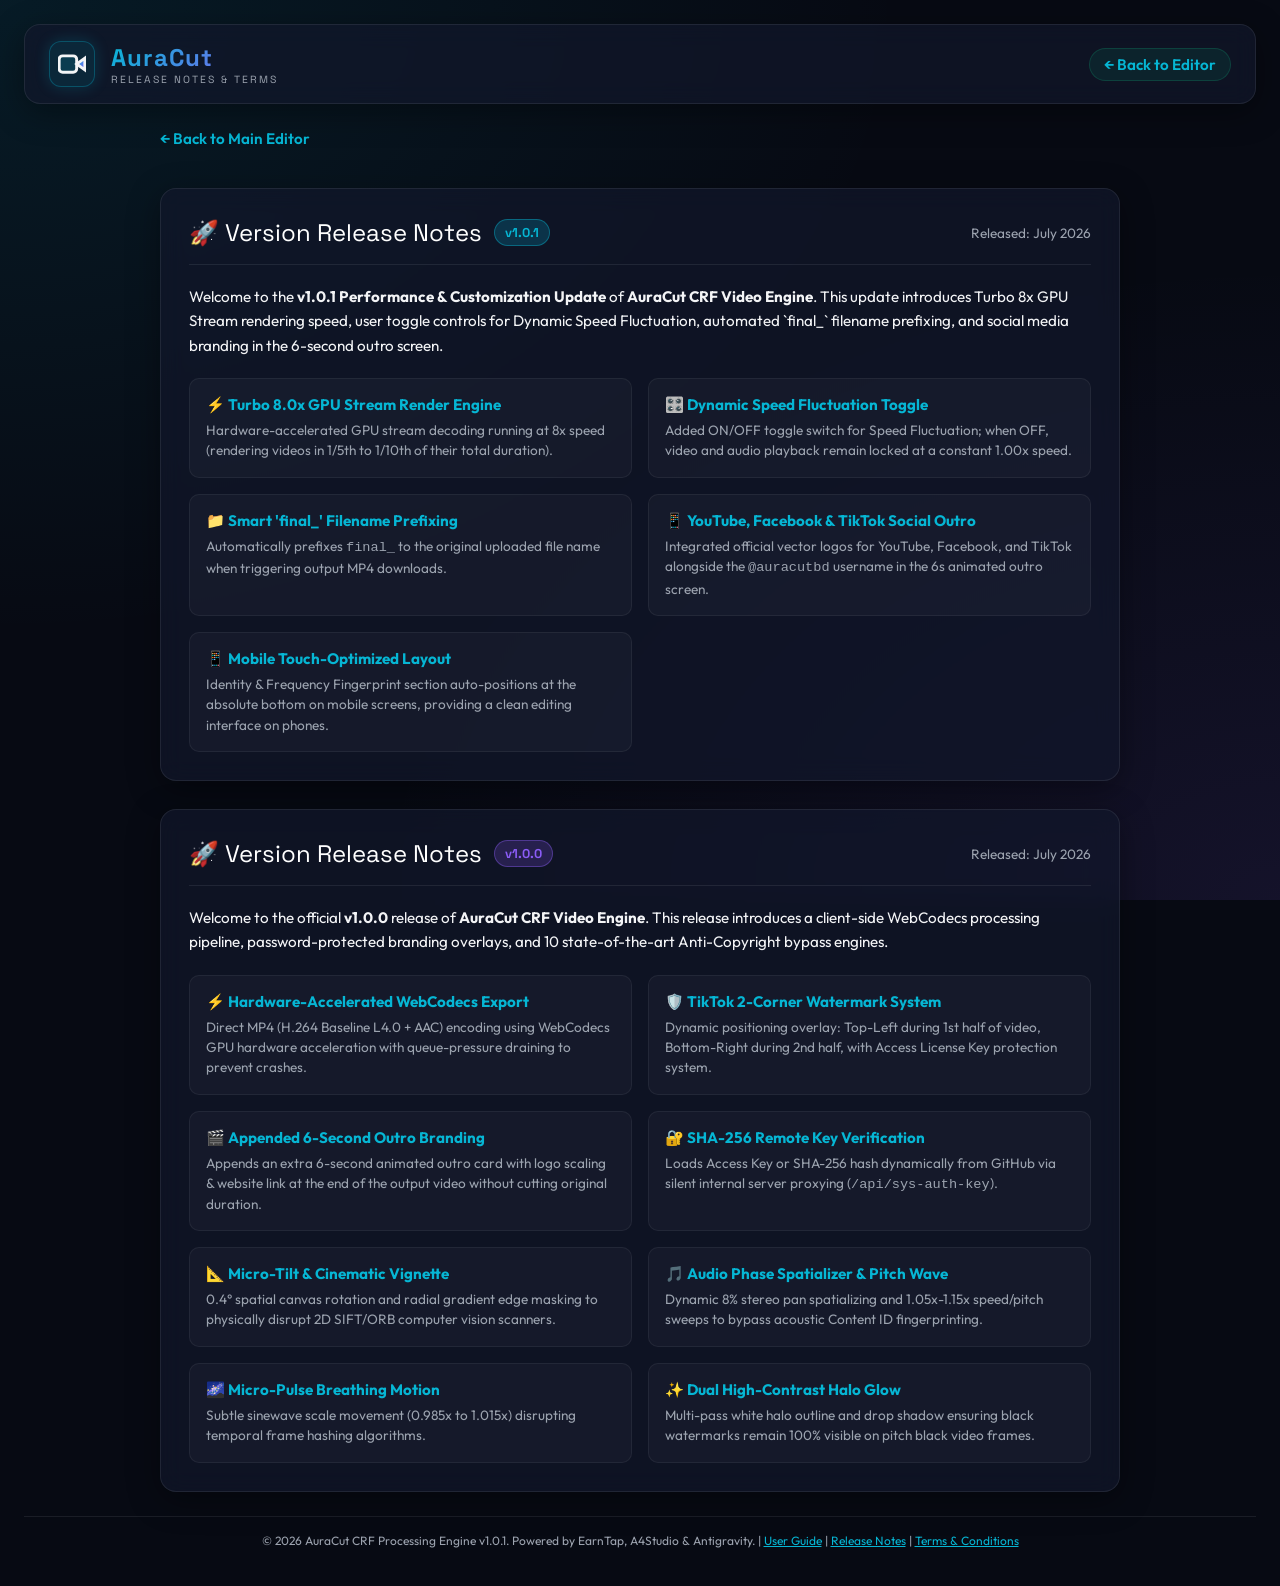
<file: changelog.html>
<!DOCTYPE html>
<html lang="en">
<head>
  <meta charset="UTF-8">
  <meta name="viewport" content="width=device-width, initial-scale=1.0">
  <title>Version Notes & Terms - AuraCut Engine</title>
  <link rel="preconnect" href="https://fonts.googleapis.com">
  <link rel="preconnect" href="https://fonts.gstatic.com" crossorigin>
  <link href="https://fonts.googleapis.com/css2?family=Outfit:wght@300;400;500;600;700&family=Space+Grotesk:wght@500;700&display=swap" rel="stylesheet">
  <link rel="stylesheet" href="style.css?v=1.3">
  <style>
    .docs-container {
      max-width: 960px;
      margin: 0 auto;
      display: flex;
      flex-direction: column;
      gap: 28px;
    }
    .back-nav {
      display: inline-flex;
      align-items: center;
      gap: 8px;
      color: var(--neon-cyan);
      text-decoration: none;
      font-weight: 600;
      font-size: 0.95rem;
      transition: all 0.2s ease;
      margin-bottom: 12px;
    }
    .back-nav:hover {
      color: #fff;
      transform: translateX(-4px);
    }
    .version-card {
      background: var(--bg-card);
      border: 1px solid var(--border-color);
      border-radius: 16px;
      padding: 28px;
      backdrop-filter: var(--glass-blur);
      box-shadow: var(--card-shadow);
    }
    .version-header {
      display: flex;
      align-items: center;
      justify-content: space-between;
      border-bottom: 1px solid var(--border-color);
      padding-bottom: 16px;
      margin-bottom: 20px;
    }
    .version-title {
      font-family: var(--font-display);
      font-size: 1.5rem;
      color: #fff;
      display: flex;
      align-items: center;
      gap: 12px;
    }
    .badge-v1 {
      background: rgba(139, 92, 246, 0.2);
      color: var(--neon-purple);
      border: 1px solid rgba(139, 92, 246, 0.4);
      padding: 4px 10px;
      border-radius: 20px;
      font-size: 0.8rem;
      font-weight: 700;
    }
    .feature-list {
      display: grid;
      grid-template-columns: 1fr;
      gap: 16px;
    }
    @media (min-width: 640px) {
      .feature-list {
        grid-template-columns: 1fr 1fr;
      }
    }
    .feature-item {
      background: rgba(255, 255, 255, 0.03);
      border: 1px solid rgba(255, 255, 255, 0.06);
      border-radius: 10px;
      padding: 16px;
    }
    .feature-item h4 {
      color: var(--neon-cyan);
      font-size: 0.95rem;
      margin-bottom: 6px;
      display: flex;
      align-items: center;
      gap: 6px;
    }
    .feature-item p {
      color: var(--color-text-muted);
      font-size: 0.85rem;
      line-height: 1.5;
    }
    .terms-section {
      background: var(--bg-card);
      border: 1px solid var(--border-color);
      border-radius: 16px;
      padding: 28px;
      backdrop-filter: var(--glass-blur);
    }
    .terms-section h3 {
      font-family: var(--font-display);
      font-size: 1.3rem;
      color: #fff;
      margin-bottom: 16px;
      display: flex;
      align-items: center;
      gap: 8px;
    }
    .terms-block {
      margin-bottom: 20px;
    }
    .terms-block h5 {
      color: var(--neon-orange);
      font-size: 0.95rem;
      margin-bottom: 6px;
    }
    .terms-block p {
      color: var(--color-text-muted);
      font-size: 0.88rem;
      line-height: 1.6;
    }
  </style>
</head>
<body>
  <div class="app-container">
    <header class="app-header">
      <div class="logo-area">
        <div class="logo-icon">
          <svg viewBox="0 0 24 24" width="28" height="28" fill="none" stroke="currentColor" stroke-width="2.5">
            <polygon points="23 7 16 12 23 17 23 7" fill="url(#neon-grad)"></polygon>
            <rect x="1" y="5" width="15" height="14" rx="3" ry="3" fill="rgba(6, 182, 212, 0.15)"></rect>
          </svg>
        </div>
        <div class="logo-text">
          <h1>AuraCut</h1>
          <span>RELEASE NOTES & TERMS</span>
        </div>
      </div>
      <div class="status-indicator">
        <a href="index.html" class="back-nav" style="margin:0;">← Back to Editor</a>
      </div>
    </header>

    <main class="docs-container">
      <div>
        <a href="index.html" class="back-nav">← Back to Main Editor</a>
      </div>

      <!-- Release Notes Card v1.0.1 -->
      <section class="version-card">
        <div class="version-header">
          <div class="version-title">
            <span>🚀 Version Release Notes</span>
            <span class="badge-v1" style="background: rgba(6, 182, 212, 0.2); color: var(--neon-cyan); border-color: rgba(6, 182, 212, 0.4);">v1.0.1</span>
          </div>
          <span style="color: var(--color-text-muted); font-size: 0.85rem;">Released: July 2026</span>
        </div>

        <p style="color: var(--color-text-main); font-size: 0.95rem; margin-bottom: 20px; line-height: 1.6;">
          Welcome to the <strong>v1.0.1 Performance & Customization Update</strong> of <strong>AuraCut CRF Video Engine</strong>. This update introduces Turbo 8x GPU Stream rendering speed, user toggle controls for Dynamic Speed Fluctuation, automated `final_` filename prefixing, and social media branding in the 6-second outro screen.
        </p>

        <div class="feature-list">
          <div class="feature-item">
            <h4>⚡ Turbo 8.0x GPU Stream Render Engine</h4>
            <p>Hardware-accelerated GPU stream decoding running at 8x speed (rendering videos in 1/5th to 1/10th of their total duration).</p>
          </div>

          <div class="feature-item">
            <h4>🎛️ Dynamic Speed Fluctuation Toggle</h4>
            <p>Added ON/OFF toggle switch for Speed Fluctuation; when OFF, video and audio playback remain locked at a constant 1.00x speed.</p>
          </div>

          <div class="feature-item">
            <h4>📁 Smart 'final_' Filename Prefixing</h4>
            <p>Automatically prefixes <code>final_</code> to the original uploaded file name when triggering output MP4 downloads.</p>
          </div>

          <div class="feature-item">
            <h4>📱 YouTube, Facebook & TikTok Social Outro</h4>
            <p>Integrated official vector logos for YouTube, Facebook, and TikTok alongside the <code>@auracutbd</code> username in the 6s animated outro screen.</p>
          </div>

          <div class="feature-item">
            <h4>📱 Mobile Touch-Optimized Layout</h4>
            <p>Identity & Frequency Fingerprint section auto-positions at the absolute bottom on mobile screens, providing a clean editing interface on phones.</p>
          </div>
        </div>
      </section>

      <!-- Release Notes Card v1.0.0 -->
      <section class="version-card">
        <div class="version-header">
          <div class="version-title">
            <span>🚀 Version Release Notes</span>
            <span class="badge-v1">v1.0.0</span>
          </div>
          <span style="color: var(--color-text-muted); font-size: 0.85rem;">Released: July 2026</span>
        </div>

        <p style="color: var(--color-text-main); font-size: 0.95rem; margin-bottom: 20px; line-height: 1.6;">
          Welcome to the official <strong>v1.0.0</strong> release of <strong>AuraCut CRF Video Engine</strong>. This release introduces a client-side WebCodecs processing pipeline, password-protected branding overlays, and 10 state-of-the-art Anti-Copyright bypass engines.
        </p>

        <div class="feature-list">
          <div class="feature-item">
            <h4>⚡ Hardware-Accelerated WebCodecs Export</h4>
            <p>Direct MP4 (H.264 Baseline L4.0 + AAC) encoding using WebCodecs GPU hardware acceleration with queue-pressure draining to prevent crashes.</p>
          </div>

          <div class="feature-item">
            <h4>🛡️ TikTok 2-Corner Watermark System</h4>
            <p>Dynamic positioning overlay: Top-Left during 1st half of video, Bottom-Right during 2nd half, with Access License Key protection system.</p>
          </div>

          <div class="feature-item">
            <h4>🎬 Appended 6-Second Outro Branding</h4>
            <p>Appends an extra 6-second animated outro card with logo scaling & website link at the end of the output video without cutting original duration.</p>
          </div>

          <div class="feature-item">
            <h4>🔐 SHA-256 Remote Key Verification</h4>
            <p>Loads Access Key or SHA-256 hash dynamically from GitHub via silent internal server proxying (<code>/api/sys-auth-key</code>).</p>
          </div>

          <div class="feature-item">
            <h4>📐 Micro-Tilt & Cinematic Vignette</h4>
            <p>0.4° spatial canvas rotation and radial gradient edge masking to physically disrupt 2D SIFT/ORB computer vision scanners.</p>
          </div>

          <div class="feature-item">
            <h4>🎵 Audio Phase Spatializer & Pitch Wave</h4>
            <p>Dynamic 8% stereo pan spatializing and 1.05x-1.15x speed/pitch sweeps to bypass acoustic Content ID fingerprinting.</p>
          </div>

          <div class="feature-item">
            <h4>🌌 Micro-Pulse Breathing Motion</h4>
            <p>Subtle sinewave scale movement (0.985x to 1.015x) disrupting temporal frame hashing algorithms.</p>
          </div>

          <div class="feature-item">
            <h4>✨ Dual High-Contrast Halo Glow</h4>
            <p>Multi-pass white halo outline and drop shadow ensuring black watermarks remain 100% visible on pitch black video frames.</p>
          </div>
        </div>
      </section>
    </main>

    <!-- Footer -->
    <footer class="app-footer">
      <p>&copy; 2026 AuraCut CRF Processing Engine v1.0.1. Powered by EarnTap, A4Studio & Antigravity. | <a href="guide.html" style="color: var(--neon-cyan); text-decoration: underline;">User Guide</a> | <a href="changelog.html" style="color: var(--neon-cyan); text-decoration: underline;">Release Notes</a> | <a href="terms.html" style="color: var(--neon-cyan); text-decoration: underline;">Terms & Conditions</a></p>
    </footer>
  </div>

  <svg style="position: absolute; width: 0; height: 0;">
    <defs>
      <linearGradient id="neon-grad" x1="0%" y1="0%" x2="100%" y2="100%">
        <stop offset="0%" stop-color="#06b6d4" />
        <stop offset="100%" stop-color="#8b5cf6" />
      </linearGradient>
    </defs>
  </svg>
</body>
</html>
</file>
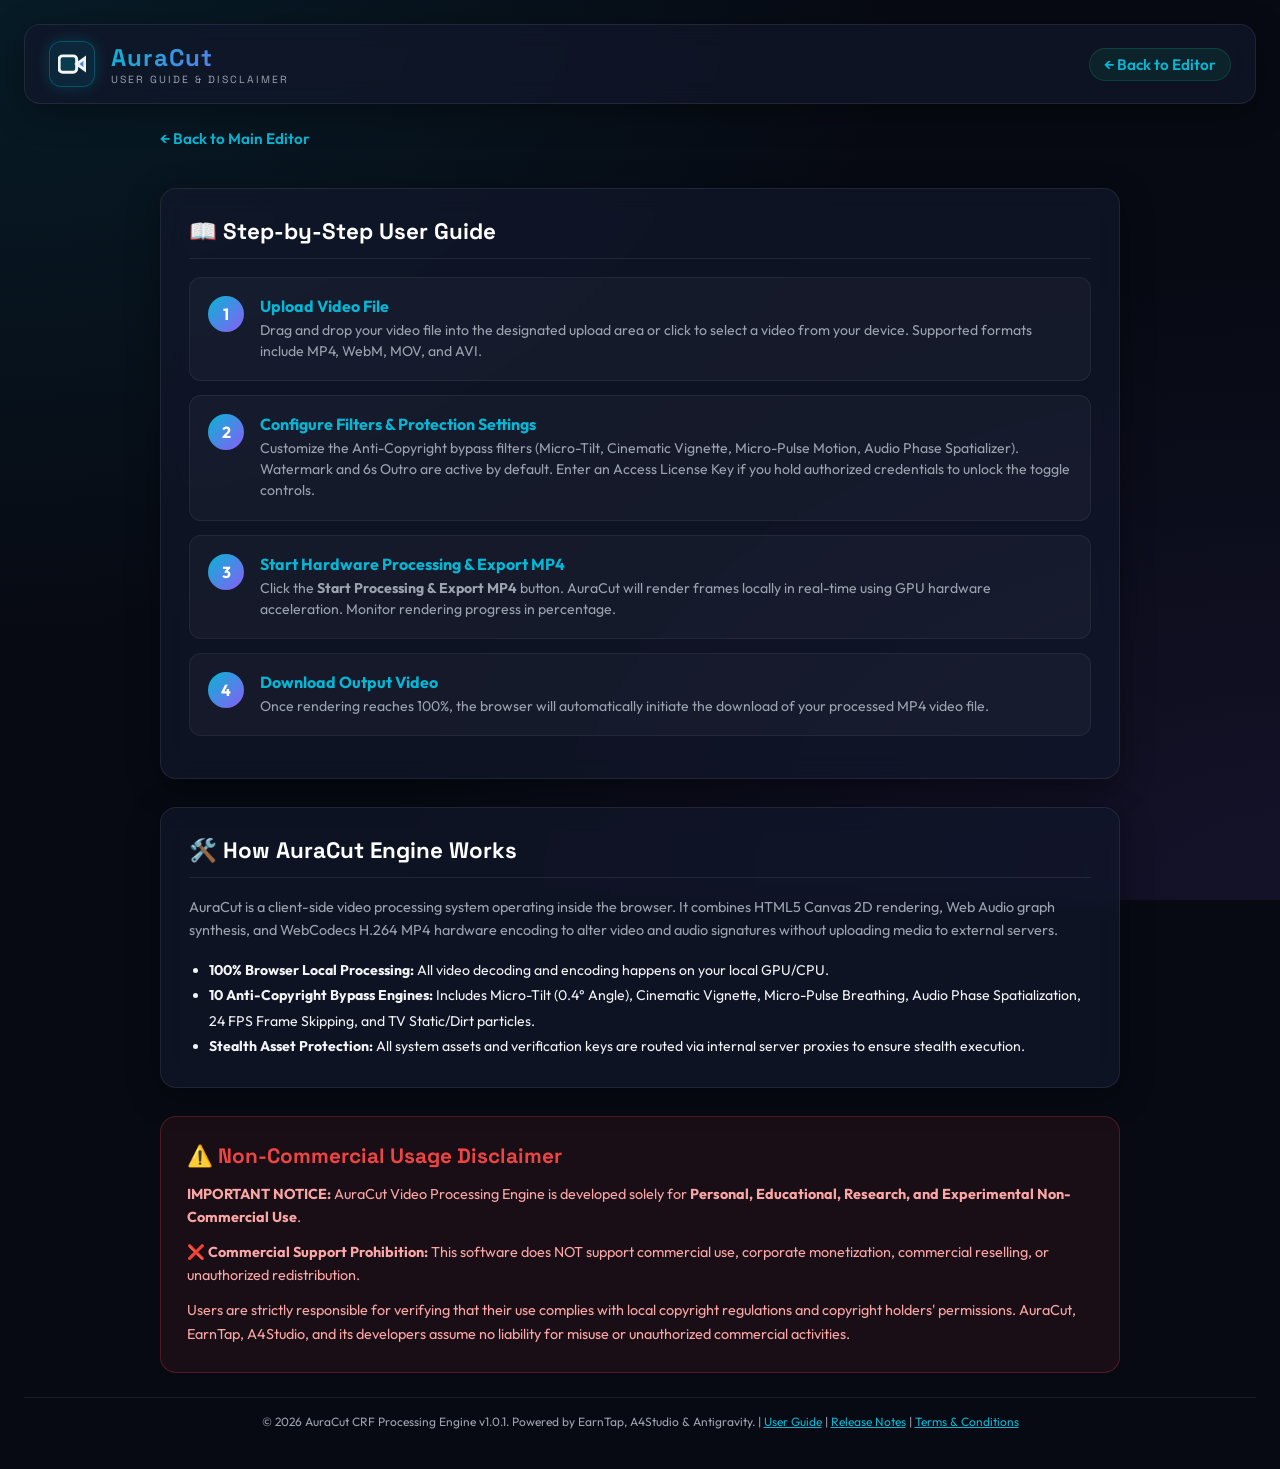
<file: guide.html>
<!DOCTYPE html>
<html lang="en">
<head>
  <meta charset="UTF-8">
  <meta name="viewport" content="width=device-width, initial-scale=1.0">
  <title>User Guide & Commercial Disclaimer - AuraCut Engine</title>
  <link rel="preconnect" href="https://fonts.googleapis.com">
  <link rel="preconnect" href="https://fonts.gstatic.com" crossorigin>
  <link href="https://fonts.googleapis.com/css2?family=Outfit:wght@300;400;500;600;700&family=Space+Grotesk:wght@500;700&display=swap" rel="stylesheet">
  <link rel="stylesheet" href="style.css?v=1.3">
  <style>
    .guide-container {
      max-width: 960px;
      margin: 0 auto;
      display: flex;
      flex-direction: column;
      gap: 28px;
    }
    .back-nav {
      display: inline-flex;
      align-items: center;
      gap: 8px;
      color: var(--neon-cyan);
      text-decoration: none;
      font-weight: 600;
      font-size: 0.95rem;
      transition: all 0.2s ease;
      margin-bottom: 12px;
    }
    .back-nav:hover {
      color: #fff;
      transform: translateX(-4px);
    }
    .guide-card {
      background: var(--bg-card);
      border: 1px solid var(--border-color);
      border-radius: 16px;
      padding: 28px;
      backdrop-filter: var(--glass-blur);
      box-shadow: var(--card-shadow);
    }
    .guide-card h3 {
      font-family: var(--font-display);
      font-size: 1.4rem;
      color: #fff;
      margin-bottom: 18px;
      display: flex;
      align-items: center;
      gap: 10px;
      border-bottom: 1px solid var(--border-color);
      padding-bottom: 12px;
    }
    .step-box {
      background: rgba(255, 255, 255, 0.03);
      border: 1px solid rgba(255, 255, 255, 0.06);
      border-radius: 12px;
      padding: 18px;
      margin-bottom: 14px;
      display: flex;
      gap: 16px;
      align-items: flex-start;
    }
    .step-num {
      background: var(--neon-gradient);
      color: #fff;
      width: 36px;
      height: 36px;
      border-radius: 50%;
      display: flex;
      align-items: center;
      justify-content: center;
      font-weight: 700;
      font-size: 1rem;
      flex-shrink: 0;
    }
    .step-content h4 {
      color: var(--neon-cyan);
      font-size: 1rem;
      margin-bottom: 4px;
    }
    .step-content p {
      color: var(--color-text-muted);
      font-size: 0.88rem;
      line-height: 1.5;
    }
    .disclaimer-card {
      background: rgba(239, 68, 68, 0.08);
      border: 1px solid rgba(239, 68, 68, 0.25);
      border-radius: 16px;
      padding: 26px;
    }
    .disclaimer-card h3 {
      color: var(--neon-red);
      font-family: var(--font-display);
      font-size: 1.3rem;
      margin-bottom: 14px;
      display: flex;
      align-items: center;
      gap: 10px;
    }
    .disclaimer-card p {
      color: #fca5a5;
      font-size: 0.9rem;
      line-height: 1.6;
    }
  </style>
</head>
<body>
  <div class="app-container">
    <header class="app-header">
      <div class="logo-area">
        <div class="logo-icon">
          <svg viewBox="0 0 24 24" width="28" height="28" fill="none" stroke="currentColor" stroke-width="2.5">
            <polygon points="23 7 16 12 23 17 23 7" fill="url(#neon-grad)"></polygon>
            <rect x="1" y="5" width="15" height="14" rx="3" ry="3" fill="rgba(6, 182, 212, 0.15)"></rect>
          </svg>
        </div>
        <div class="logo-text">
          <h1>AuraCut</h1>
          <span>USER GUIDE & DISCLAIMER</span>
        </div>
      </div>
      <div class="status-indicator">
        <a href="index.html" class="back-nav" style="margin:0;">← Back to Editor</a>
      </div>
    </header>

    <main class="guide-container">
      <div>
        <a href="index.html" class="back-nav">← Back to Main Editor</a>
      </div>

      <!-- How to Use Step-by-Step Guide -->
      <section class="guide-card">
        <h3>📖 Step-by-Step User Guide</h3>
        
        <div class="step-box">
          <div class="step-num">1</div>
          <div class="step-content">
            <h4>Upload Video File</h4>
            <p>Drag and drop your video file into the designated upload area or click to select a video from your device. Supported formats include MP4, WebM, MOV, and AVI.</p>
          </div>
        </div>

        <div class="step-box">
          <div class="step-num">2</div>
          <div class="step-content">
            <h4>Configure Filters & Protection Settings</h4>
            <p>Customize the Anti-Copyright bypass filters (Micro-Tilt, Cinematic Vignette, Micro-Pulse Motion, Audio Phase Spatializer). Watermark and 6s Outro are active by default. Enter an Access License Key if you hold authorized credentials to unlock the toggle controls.</p>
          </div>
        </div>

        <div class="step-box">
          <div class="step-num">3</div>
          <div class="step-content">
            <h4>Start Hardware Processing & Export MP4</h4>
            <p>Click the <strong>Start Processing & Export MP4</strong> button. AuraCut will render frames locally in real-time using GPU hardware acceleration. Monitor rendering progress in percentage.</p>
          </div>
        </div>

        <div class="step-box">
          <div class="step-num">4</div>
          <div class="step-content">
            <h4>Download Output Video</h4>
            <p>Once rendering reaches 100%, the browser will automatically initiate the download of your processed MP4 video file.</p>
          </div>
        </div>
      </section>

      <!-- Technical Architecture Overview -->
      <section class="guide-card">
        <h3>🛠️ How AuraCut Engine Works</h3>
        <p style="color: var(--color-text-muted); font-size: 0.9rem; line-height: 1.6; margin-bottom: 16px;">
          AuraCut is a client-side video processing system operating inside the browser. It combines HTML5 Canvas 2D rendering, Web Audio graph synthesis, and WebCodecs H.264 MP4 hardware encoding to alter video and audio signatures without uploading media to external servers.
        </p>
        <ul style="color: var(--color-text-main); font-size: 0.88rem; line-height: 1.8; padding-left: 20px;">
          <li><strong>100% Browser Local Processing:</strong> All video decoding and encoding happens on your local GPU/CPU.</li>
          <li><strong>10 Anti-Copyright Bypass Engines:</strong> Includes Micro-Tilt (0.4° Angle), Cinematic Vignette, Micro-Pulse Breathing, Audio Phase Spatialization, 24 FPS Frame Skipping, and TV Static/Dirt particles.</li>
          <li><strong>Stealth Asset Protection:</strong> All system assets and verification keys are routed via internal server proxies to ensure stealth execution.</li>
        </ul>
      </section>

      <!-- Non-Commercial Disclaimer Section -->
      <section class="disclaimer-card">
        <h3>⚠️ Non-Commercial Usage Disclaimer</h3>
        <p style="margin-bottom: 12px;">
          <strong>IMPORTANT NOTICE:</strong> AuraCut Video Processing Engine is developed solely for <strong>Personal, Educational, Research, and Experimental Non-Commercial Use</strong>.
        </p>
        <p style="margin-bottom: 12px;">
          ❌ <strong>Commercial Support Prohibition:</strong> This software does NOT support commercial use, corporate monetization, commercial reselling, or unauthorized redistribution.
        </p>
        <p>
          Users are strictly responsible for verifying that their use complies with local copyright regulations and copyright holders' permissions. AuraCut, EarnTap, A4Studio, and its developers assume no liability for misuse or unauthorized commercial activities.
        </p>
      </section>
    </main>

    <!-- Footer -->
    <footer class="app-footer">
      <p>&copy; 2026 AuraCut CRF Processing Engine v1.0.1. Powered by EarnTap, A4Studio & Antigravity. | <a href="guide.html" style="color: var(--neon-cyan); text-decoration: underline;">User Guide</a> | <a href="changelog.html" style="color: var(--neon-cyan); text-decoration: underline;">Release Notes</a> | <a href="terms.html" style="color: var(--neon-cyan); text-decoration: underline;">Terms & Conditions</a></p>
    </footer>
  </div>

  <svg style="position: absolute; width: 0; height: 0;">
    <defs>
      <linearGradient id="neon-grad" x1="0%" y1="0%" x2="100%" y2="100%">
        <stop offset="0%" stop-color="#06b6d4" />
        <stop offset="100%" stop-color="#8b5cf6" />
      </linearGradient>
    </defs>
  </svg>
</body>
</html>
</file>
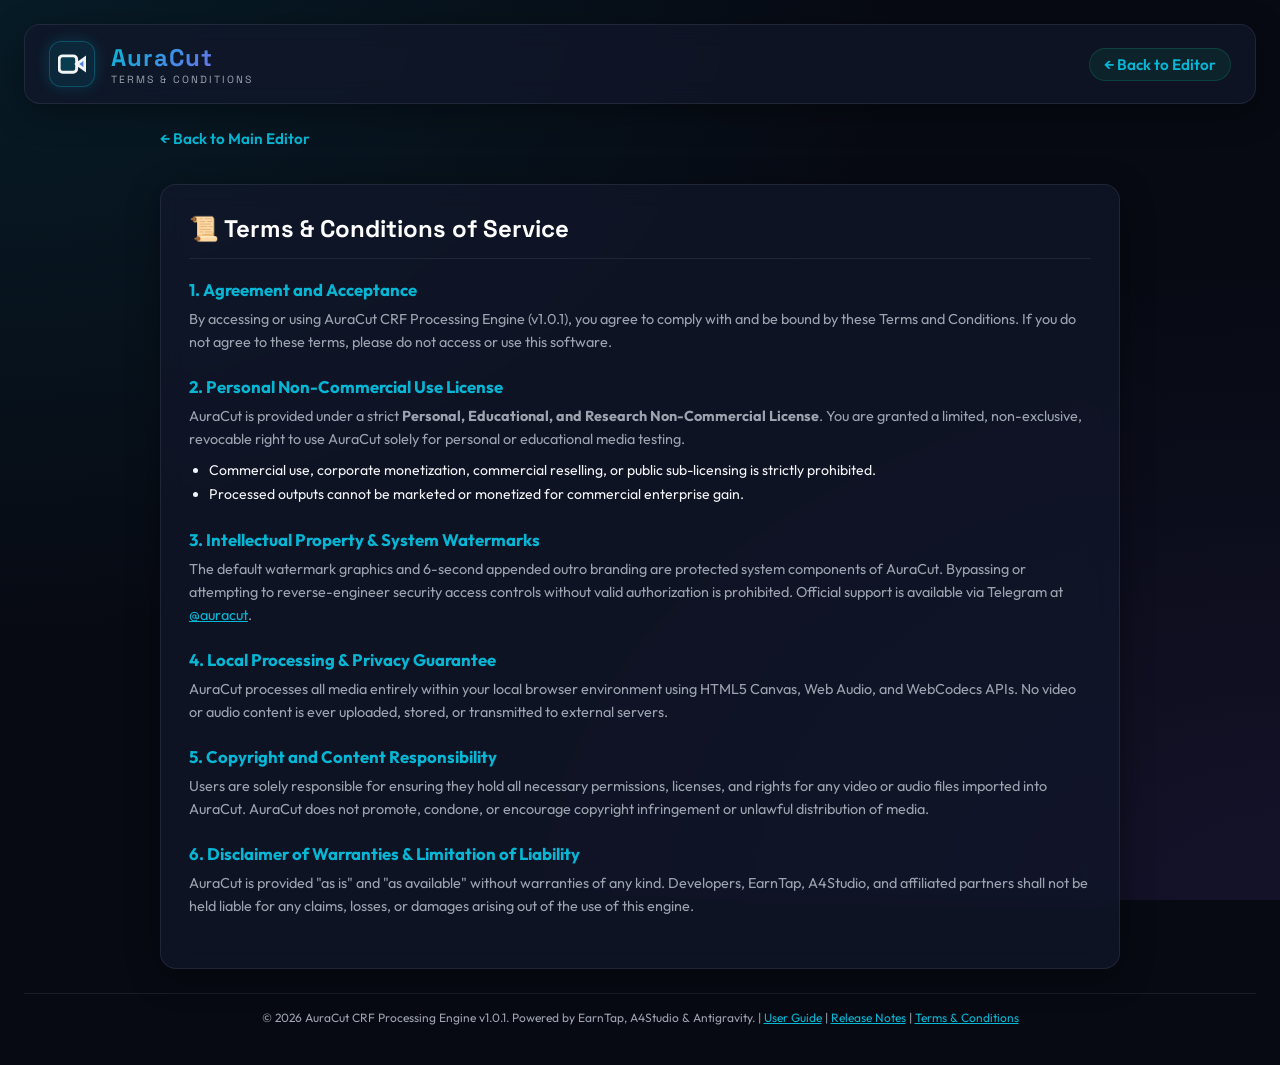
<file: terms.html>
<!DOCTYPE html>
<html lang="en">
<head>
  <meta charset="UTF-8">
  <meta name="viewport" content="width=device-width, initial-scale=1.0">
  <title>Terms & Conditions - AuraCut Engine</title>
  <link rel="preconnect" href="https://fonts.googleapis.com">
  <link rel="preconnect" href="https://fonts.gstatic.com" crossorigin>
  <link href="https://fonts.googleapis.com/css2?family=Outfit:wght@300;400;500;600;700&family=Space+Grotesk:wght@500;700&display=swap" rel="stylesheet">
  <link rel="stylesheet" href="style.css?v=1.4">
  <style>
    .docs-container {
      max-width: 960px;
      margin: 0 auto;
      display: flex;
      flex-direction: column;
      gap: 24px;
    }
    .back-nav {
      display: inline-flex;
      align-items: center;
      gap: 8px;
      color: var(--neon-cyan);
      text-decoration: none;
      font-weight: 600;
      font-size: 0.95rem;
      transition: all 0.2s ease;
      margin-bottom: 12px;
    }
    .back-nav:hover {
      color: #fff;
      transform: translateX(-4px);
    }
    .terms-card {
      background: var(--bg-card);
      border: 1px solid var(--border-color);
      border-radius: 16px;
      padding: 28px;
      backdrop-filter: var(--glass-blur);
      box-shadow: var(--card-shadow);
    }
    .terms-card h2 {
      font-family: var(--font-display);
      font-size: 1.5rem;
      color: #fff;
      margin-bottom: 20px;
      display: flex;
      align-items: center;
      gap: 12px;
      border-bottom: 1px solid var(--border-color);
      padding-bottom: 14px;
    }
    .terms-block {
      margin-bottom: 22px;
    }
    .terms-block h4 {
      color: var(--neon-cyan);
      font-size: 1.05rem;
      margin-bottom: 8px;
      display: flex;
      align-items: center;
      gap: 8px;
    }
    .terms-block p {
      color: var(--color-text-muted);
      font-size: 0.9rem;
      line-height: 1.6;
    }
    .terms-block ul {
      color: var(--color-text-main);
      font-size: 0.88rem;
      line-height: 1.7;
      padding-left: 20px;
      margin-top: 8px;
    }
    @media (max-width: 640px) {
      .terms-card {
        padding: 18px;
      }
      .terms-card h2 {
        font-size: 1.25rem;
      }
    }
  </style>
</head>
<body>
  <div class="app-container">
    <header class="app-header">
      <div class="logo-area">
        <div class="logo-icon">
          <svg viewBox="0 0 24 24" width="28" height="28" fill="none" stroke="currentColor" stroke-width="2.5">
            <polygon points="23 7 16 12 23 17 23 7" fill="url(#neon-grad)"></polygon>
            <rect x="1" y="5" width="15" height="14" rx="3" ry="3" fill="rgba(6, 182, 212, 0.15)"></rect>
          </svg>
        </div>
        <div class="logo-text">
          <h1>AuraCut</h1>
          <span>TERMS & CONDITIONS</span>
        </div>
      </div>
      <div class="status-indicator">
        <a href="index.html" class="back-nav" style="margin:0;">← Back to Editor</a>
      </div>
    </header>

    <main class="docs-container">
      <div>
        <a href="index.html" class="back-nav">← Back to Main Editor</a>
      </div>

      <section class="terms-card">
        <h2>📜 Terms & Conditions of Service</h2>

        <div class="terms-block">
          <h4>1. Agreement and Acceptance</h4>
          <p>By accessing or using AuraCut CRF Processing Engine (v1.0.1), you agree to comply with and be bound by these Terms and Conditions. If you do not agree to these terms, please do not access or use this software.</p>
        </div>

        <div class="terms-block">
          <h4>2. Personal Non-Commercial Use License</h4>
          <p>AuraCut is provided under a strict <strong>Personal, Educational, and Research Non-Commercial License</strong>. You are granted a limited, non-exclusive, revocable right to use AuraCut solely for personal or educational media testing.</p>
          <ul>
            <li>Commercial use, corporate monetization, commercial reselling, or public sub-licensing is strictly prohibited.</li>
            <li>Processed outputs cannot be marketed or monetized for commercial enterprise gain.</li>
          </ul>
        </div>

        <div class="terms-block">
          <h4>3. Intellectual Property & System Watermarks</h4>
          <p>The default watermark graphics and 6-second appended outro branding are protected system components of AuraCut. Bypassing or attempting to reverse-engineer security access controls without valid authorization is prohibited. Official support is available via Telegram at <a href="https://t.me/auracut" target="_blank" style="color: var(--neon-cyan); text-decoration: underline;">@auracut</a>.</p>
        </div>

        <div class="terms-block">
          <h4>4. Local Processing & Privacy Guarantee</h4>
          <p>AuraCut processes all media entirely within your local browser environment using HTML5 Canvas, Web Audio, and WebCodecs APIs. No video or audio content is ever uploaded, stored, or transmitted to external servers.</p>
        </div>

        <div class="terms-block">
          <h4>5. Copyright and Content Responsibility</h4>
          <p>Users are solely responsible for ensuring they hold all necessary permissions, licenses, and rights for any video or audio files imported into AuraCut. AuraCut does not promote, condone, or encourage copyright infringement or unlawful distribution of media.</p>
        </div>

        <div class="terms-block">
          <h4>6. Disclaimer of Warranties & Limitation of Liability</h4>
          <p>AuraCut is provided "as is" and "as available" without warranties of any kind. Developers, EarnTap, A4Studio, and affiliated partners shall not be held liable for any claims, losses, or damages arising out of the use of this engine.</p>
        </div>
      </section>
    </main>

    <!-- Footer -->
    <footer class="app-footer">
      <p>&copy; 2026 AuraCut CRF Processing Engine v1.0.1. Powered by EarnTap, A4Studio & Antigravity. | <a href="guide.html" style="color: var(--neon-cyan); text-decoration: underline;">User Guide</a> | <a href="changelog.html" style="color: var(--neon-cyan); text-decoration: underline;">Release Notes</a> | <a href="terms.html" style="color: var(--neon-cyan); text-decoration: underline;">Terms & Conditions</a></p>
    </footer>
  </div>

  <svg style="position: absolute; width: 0; height: 0;">
    <defs>
      <linearGradient id="neon-grad" x1="0%" y1="0%" x2="100%" y2="100%">
        <stop offset="0%" stop-color="#06b6d4" />
        <stop offset="100%" stop-color="#8b5cf6" />
      </linearGradient>
    </defs>
  </svg>
</body>
</html>
</file>
<file: style.css>
/* CSS Custom Properties for Unified Design System */
:root {
  --bg-primary: #070a13;
  --bg-secondary: #0f1423;
  --bg-card: rgba(18, 24, 43, 0.7);
  --border-color: rgba(255, 255, 255, 0.08);
  --border-glow: rgba(6, 182, 212, 0.2);
  
  --color-text-main: #f3f4f6;
  --color-text-muted: #9ca3af;
  
  --neon-cyan: #06b6d4;
  --neon-purple: #8b5cf6;
  --neon-green: #10b981;
  --neon-red: #ef4444;
  --neon-orange: #f59e0b;
  
  --neon-gradient: linear-gradient(135deg, var(--neon-cyan), var(--neon-purple));
  --card-shadow: 0 8px 32px 0 rgba(0, 0, 0, 0.37);
  --glass-blur: blur(12px);
  
  --font-display: 'Space Grotesk', sans-serif;
  --font-body: 'Outfit', sans-serif;
}

/* Reset and Core Styles */
* {
  box-sizing: border-box;
  margin: 0;
  padding: 0;
}

body {
  background-color: var(--bg-primary);
  color: var(--color-text-main);
  font-family: var(--font-body);
  min-height: 100vh;
  display: flex;
  flex-direction: column;
  overflow-x: hidden;
  background-image: 
    radial-gradient(at 0% 0%, rgba(6, 182, 212, 0.1) 0px, transparent 50%),
    radial-gradient(at 100% 100%, rgba(139, 92, 246, 0.1) 0px, transparent 50%);
  background-attachment: fixed;
}

/* App Container */
.app-container {
  max-width: 1400px;
  width: 100%;
  margin: 0 auto;
  padding: 24px;
  display: flex;
  flex-direction: column;
  min-height: 100vh;
  gap: 24px;
}

/* Header */
.app-header {
  display: flex;
  justify-content: space-between;
  align-items: center;
  padding: 16px 24px;
  background: var(--bg-card);
  border: 1px solid var(--border-color);
  border-radius: 16px;
  backdrop-filter: var(--glass-blur);
  box-shadow: var(--card-shadow);
}

.logo-area {
  display: flex;
  align-items: center;
  gap: 16px;
}

.logo-icon {
  display: flex;
  align-items: center;
  justify-content: center;
  background: rgba(6, 182, 212, 0.1);
  padding: 8px;
  border-radius: 12px;
  border: 1px solid rgba(6, 182, 212, 0.3);
  box-shadow: 0 0 15px rgba(6, 182, 212, 0.2);
}

.logo-text h1 {
  font-family: var(--font-display);
  font-size: 1.5rem;
  font-weight: 700;
  letter-spacing: 1px;
  background: var(--neon-gradient);
  -webkit-background-clip: text;
  -webkit-text-fill-color: transparent;
}

.logo-text span {
  font-family: var(--font-display);
  font-size: 0.65rem;
  letter-spacing: 2px;
  color: var(--color-text-muted);
  display: block;
}

.status-indicator {
  display: flex;
  align-items: center;
  gap: 8px;
  background: rgba(16, 185, 129, 0.1);
  padding: 6px 14px;
  border-radius: 20px;
  border: 1px solid rgba(16, 185, 129, 0.2);
}

.pulse-dot {
  width: 8px;
  height: 8px;
  border-radius: 50%;
  background-color: var(--neon-green);
  box-shadow: 0 0 10px var(--neon-green);
  animation: pulse 2s infinite;
}

.status-text {
  font-size: 0.8rem;
  font-weight: 600;
  color: #10b981;
}

/* Editor Layout Grid */
.editor-layout {
  display: grid;
  grid-template-columns: 1.4fr 1fr;
  gap: 24px;
  flex-grow: 1;
}

@media (max-width: 1024px) {
  .editor-layout {
    grid-template-columns: 1fr;
  }
}

/* Card Styling */
.card {
  background: var(--bg-card);
  border: 1px solid var(--border-color);
  border-radius: 20px;
  backdrop-filter: var(--glass-blur);
  box-shadow: var(--card-shadow);
  overflow: hidden;
  display: flex;
  flex-direction: column;
}

.card-header {
  padding: 20px 24px;
  border-bottom: 1px solid var(--border-color);
  display: flex;
  justify-content: space-between;
  align-items: center;
}

.card-header h2 {
  font-family: var(--font-display);
  font-size: 1.15rem;
  font-weight: 600;
  display: flex;
  align-items: center;
  gap: 10px;
}

.card-header .icon {
  font-size: 1.3rem;
}

.badge {
  font-size: 0.75rem;
  font-weight: 600;
  padding: 4px 10px;
  border-radius: 12px;
}

.preview-badge {
  background: rgba(6, 182, 212, 0.15);
  color: var(--neon-cyan);
  border: 1px solid rgba(6, 182, 212, 0.3);
}

.card-body {
  padding: 24px;
}

.flex-col {
  display: flex;
  flex-direction: column;
  gap: 24px;
}

.flex-grow {
  flex-grow: 1;
}

/* Left Panel: Preview Workspace */
.preview-panel {
  display: flex;
  flex-direction: column;
}

.video-workspace {
  background-color: rgba(5, 7, 14, 0.9);
  flex-grow: 1;
  position: relative;
  min-height: 400px;
  display: flex;
  align-items: center;
  justify-content: center;
  margin: 20px;
  border-radius: 12px;
  border: 1px dashed rgba(255, 255, 255, 0.1);
  overflow: hidden;
}

/* Upload Zone */
.upload-zone {
  display: flex;
  flex-direction: column;
  align-items: center;
  justify-content: center;
  text-align: center;
  padding: 40px;
  cursor: pointer;
  width: 100%;
  height: 100%;
  transition: all 0.3s ease;
}

.upload-zone:hover {
  background: rgba(6, 182, 212, 0.03);
  border-color: var(--neon-cyan);
}

.upload-graphic {
  color: var(--color-text-muted);
  margin-bottom: 20px;
  transition: transform 0.3s ease;
}

.upload-zone:hover .upload-graphic {
  transform: translateY(-8px);
  color: var(--neon-cyan);
  filter: drop-shadow(0 0 10px rgba(6, 182, 212, 0.4));
}

.upload-zone h3 {
  font-family: var(--font-display);
  font-size: 1.25rem;
  font-weight: 500;
  margin-bottom: 8px;
}

.upload-zone p {
  color: var(--color-text-muted);
  font-size: 0.85rem;
  margin-bottom: 24px;
}

/* Canvas Display */
.canvas-wrapper {
  position: relative;
  width: 100%;
  height: 100%;
  display: flex;
  align-items: center;
  justify-content: center;
}

#render-canvas {
  max-width: 100%;
  max-height: 100%;
  object-fit: contain;
  background: #000;
  box-shadow: 0 10px 40px rgba(0, 0, 0, 0.8);
}

.overlay-badge {
  position: absolute;
  top: 16px;
  left: 16px;
  background: rgba(0, 0, 0, 0.75);
  border: 1px solid var(--neon-cyan);
  color: var(--neon-cyan);
  padding: 6px 12px;
  border-radius: 8px;
  font-family: var(--font-display);
  font-size: 0.75rem;
  font-weight: 600;
  letter-spacing: 1px;
}

.render-status {
  box-shadow: 0 0 10px rgba(6, 182, 212, 0.2);
}

/* Media Controls Bar */
.media-controls {
  display: flex;
  align-items: center;
  gap: 16px;
  padding: 16px 20px;
  background: rgba(10, 14, 26, 0.85);
  border-top: 1px solid var(--border-color);
}

.btn-icon {
  background: none;
  border: none;
  color: var(--color-text-main);
  cursor: pointer;
  padding: 8px;
  border-radius: 50%;
  display: flex;
  align-items: center;
  justify-content: center;
  transition: all 0.2s ease;
}

.btn-icon:hover {
  background: rgba(255, 255, 255, 0.05);
  color: var(--neon-cyan);
  transform: scale(1.08);
}

.progress-container {
  display: flex;
  align-items: center;
  gap: 12px;
  flex-grow: 1;
}

.time-display {
  font-family: var(--font-display);
  font-size: 0.8rem;
  color: var(--color-text-muted);
  min-width: 45px;
}

.timeline {
  flex-grow: 1;
  height: 6px;
  background: rgba(255, 255, 255, 0.1);
  border-radius: 3px;
  position: relative;
  cursor: pointer;
}

.timeline-fill {
  position: absolute;
  left: 0;
  top: 0;
  height: 100%;
  width: 0%;
  background: var(--neon-gradient);
  border-radius: 3px;
  box-shadow: 0 0 10px rgba(6, 182, 212, 0.5);
}

/* Right Panel: Settings and Actions */
.setting-group {
  margin-bottom: 24px;
}

.setting-group:last-child {
  margin-bottom: 0;
}

.setting-header {
  display: flex;
  justify-content: space-between;
  align-items: center;
  margin-bottom: 10px;
}

.setting-header label {
  font-weight: 500;
  font-size: 0.95rem;
  color: var(--color-text-main);
}

.setting-value {
  font-family: var(--font-display);
  font-size: 0.85rem;
  font-weight: 600;
  color: var(--neon-cyan);
  background: rgba(6, 182, 212, 0.1);
  padding: 3px 8px;
  border-radius: 6px;
  border: 1px solid rgba(6, 182, 212, 0.15);
}

.range-info {
  font-size: 0.75rem;
  color: var(--color-text-muted);
  margin-top: 6px;
}

/* Custom Sliders */
.custom-slider {
  -webkit-appearance: none;
  width: 100%;
  height: 6px;
  background: rgba(255, 255, 255, 0.08);
  border-radius: 3px;
  outline: none;
}

.custom-slider::-webkit-slider-thumb {
  -webkit-appearance: none;
  appearance: none;
  width: 16px;
  height: 16px;
  border-radius: 50%;
  background: var(--neon-cyan);
  border: 2px solid #fff;
  cursor: pointer;
  box-shadow: 0 0 10px rgba(6, 182, 212, 0.8);
  transition: transform 0.1s ease;
}

.custom-slider::-webkit-slider-thumb:hover {
  transform: scale(1.2);
}

/* Color Preview Bar */
.color-preview-bar {
  display: flex;
  align-items: center;
  gap: 12px;
  margin-top: 8px;
  padding: 8px 12px;
  background: rgba(0, 0, 0, 0.2);
  border-radius: 8px;
  border: 1px solid var(--border-color);
}

.color-dot {
  width: 10px;
  height: 10px;
  border-radius: 50%;
}

.color-dot.red { background-color: var(--neon-red); box-shadow: 0 0 8px var(--neon-red); }
.color-dot.green { background-color: var(--neon-green); box-shadow: 0 0 8px var(--neon-green); }
.color-dot.blue { background-color: #3b82f6; box-shadow: 0 0 8px #3b82f6; }

.shift-formula {
  font-family: var(--font-display);
  font-size: 0.75rem;
  color: var(--color-text-muted);
}

/* Speed Graph */
.graph-card {
  display: flex;
  flex-direction: column;
  min-height: 200px;
}

.speed-indicator-badge {
  font-family: var(--font-display);
  font-size: 0.85rem;
  font-weight: 700;
  background: rgba(16, 185, 129, 0.1);
  color: var(--neon-green);
  border: 1px solid rgba(16, 185, 129, 0.3);
  padding: 4px 10px;
  border-radius: 8px;
  box-shadow: 0 0 10px rgba(16, 185, 129, 0.1);
}

.graph-container {
  flex-grow: 1;
  position: relative;
  min-height: 150px;
  margin: 10px 20px 20px 20px;
}

#speed-graph {
  position: absolute;
  top: 0;
  left: 0;
  width: 100%;
  height: 100%;
  display: block;
}

/* Action and Buttons */
.file-details {
  background: rgba(255, 255, 255, 0.02);
  border: 1px solid var(--border-color);
  border-radius: 12px;
  padding: 12px;
  margin-bottom: 16px;
}

.detail-row {
  display: flex;
  justify-content: space-between;
  font-size: 0.8rem;
  margin-bottom: 6px;
}

.detail-row:last-child {
  margin-bottom: 0;
}

.detail-row .lbl {
  color: var(--color-text-muted);
}

.detail-row .val {
  font-weight: 500;
  max-width: 200px;
}

.truncate {
  white-space: nowrap;
  overflow: hidden;
  text-overflow: ellipsis;
}

/* Buttons */
.btn {
  font-family: var(--font-display);
  font-weight: 600;
  font-size: 0.95rem;
  padding: 14px 28px;
  border-radius: 12px;
  border: none;
  cursor: pointer;
  display: inline-flex;
  align-items: center;
  justify-content: center;
  gap: 8px;
  transition: all 0.3s cubic-bezier(0.4, 0, 0.2, 1);
  text-decoration: none;
}

.btn-block {
  display: flex;
  width: 100%;
}

.btn-primary {
  background: var(--neon-gradient);
  color: white;
  position: relative;
  overflow: hidden;
  box-shadow: 0 4px 15px rgba(6, 182, 212, 0.4);
}

.btn-primary:hover:not(:disabled) {
  transform: translateY(-2px);
  box-shadow: 0 6px 20px rgba(6, 182, 212, 0.6);
}

.btn-primary:active:not(:disabled) {
  transform: translateY(0);
}

.btn-primary:disabled {
  background: rgba(255, 255, 255, 0.05);
  color: var(--color-text-muted);
  cursor: not-allowed;
  box-shadow: none;
}

.glow-btn .btn-glow {
  position: absolute;
  top: 0;
  left: 0;
  width: 100%;
  height: 100%;
  background: radial-gradient(circle, rgba(255,255,255,0.15) 0%, transparent 60%);
  opacity: 0;
  transition: opacity 0.3s ease;
}

.glow-btn:hover .btn-glow {
  opacity: 1;
}

.btn-secondary {
  background: rgba(255, 255, 255, 0.05);
  color: var(--color-text-main);
  border: 1px solid var(--border-color);
}

.btn-secondary:hover {
  background: rgba(255, 255, 255, 0.1);
  border-color: rgba(255, 255, 255, 0.2);
}

.btn-success {
  background: linear-gradient(135deg, #10b981, #059669);
  color: white;
  box-shadow: 0 4px 15px rgba(16, 185, 129, 0.4);
  animation: pulse-border 2s infinite;
}

.btn-success:hover {
  transform: translateY(-2px);
  box-shadow: 0 6px 20px rgba(16, 185, 129, 0.6);
}

/* Processing Loader Overlay */
.processing-loader {
  position: absolute;
  top: 0;
  left: 0;
  width: 100%;
  height: 100%;
  background: rgba(7, 10, 19, 0.9);
  display: flex;
  flex-direction: column;
  align-items: center;
  justify-content: center;
  z-index: 10;
  gap: 16px;
}

.spinner {
  width: 50px;
  height: 50px;
  border: 3px solid rgba(6, 182, 212, 0.15);
  border-top-color: var(--neon-cyan);
  border-radius: 50%;
  animation: spin 1s infinite linear;
}

.loader-text {
  font-family: var(--font-display);
  font-weight: 500;
  font-size: 1.1rem;
}

.loader-percentage {
  font-family: var(--font-display);
  font-size: 2rem;
  font-weight: 700;
  background: var(--neon-gradient);
  -webkit-background-clip: text;
  -webkit-text-fill-color: transparent;
}

/* Download & success state */
.download-section {
  margin-top: 16px;
  animation: fadeIn 0.4s ease;
}

.success-message {
  display: flex;
  align-items: center;
  gap: 8px;
  color: var(--neon-green);
  font-size: 0.9rem;
  font-weight: 600;
  margin-bottom: 12px;
  justify-content: center;
}

/* Footer Styling */
.app-footer {
  text-align: center;
  padding: 16px;
  border-top: 1px solid var(--border-color);
  color: var(--color-text-muted);
  font-size: 0.75rem;
}

/* Keyframes and Animations */
@keyframes pulse {
  0% {
    transform: scale(0.95);
    box-shadow: 0 0 0 0 rgba(16, 185, 129, 0.7);
  }
  70% {
    transform: scale(1);
    box-shadow: 0 0 0 8px rgba(16, 185, 129, 0);
  }
  100% {
    transform: scale(0.95);
    box-shadow: 0 0 0 0 rgba(16, 185, 129, 0);
  }
}

@keyframes spin {
  0% { transform: rotate(0deg); }
  100% { transform: rotate(360deg); }
}

@keyframes fadeIn {
  from { opacity: 0; transform: translateY(8px); }
  to { opacity: 1; transform: translateY(0); }
}

@keyframes pulse-border {
  0% {
    box-shadow: 0 4px 15px rgba(16, 185, 129, 0.4);
  }
  50% {
    box-shadow: 0 4px 25px rgba(16, 185, 129, 0.7);
  }
  100% {
    box-shadow: 0 4px 15px rgba(16, 185, 129, 0.4);
  }
}

/* Waveform Labels styling */
.waveform-label {
  display: flex;
  justify-content: space-between;
  font-size: 0.8rem;
  font-weight: 500;
  color: var(--color-text-main);
  margin-bottom: 4px;
}

.waveform-sub {
  font-family: var(--font-display);
  font-weight: 600;
  color: var(--color-text-muted);
}

/* Fingerprint Group Styles */
.fingerprint-group {
  padding: 10px;
  background: rgba(0, 0, 0, 0.2);
  border-radius: 8px;
  border: 1px solid var(--border-color);
}
.fingerprint-label {
  font-size: 0.72rem;
  font-weight: 600;
  text-transform: uppercase;
  letter-spacing: 0.05em;
  color: var(--neon-cyan);
  margin-bottom: 6px;
}
.fingerprint-row {
  display: flex;
  justify-content: space-between;
  align-items: center;
  font-size: 0.78rem;
  margin-bottom: 4px;
}
.fingerprint-row:last-child {
  margin-bottom: 0;
}
.lbl-small {
  color: var(--color-text-muted);
}
.val-mono {
  font-family: monospace;
  font-size: 0.68rem;
  color: var(--color-text-main);
  word-break: break-all;
  max-width: 75%;
  text-align: right;
}
.val-normal {
  font-family: var(--font-display);
  font-weight: 500;
  color: var(--color-text-main);
}

/* Forensic Identity Comparison Table Styles */
.identity-table th {
  text-transform: uppercase;
  letter-spacing: 1px;
}
.identity-table th, .identity-table td {
  border-bottom: 1px solid var(--border-color);
  letter-spacing: 0.5px;
}
.identity-table tr:hover {
  background: rgba(6, 182, 212, 0.02);
}
.identity-table td {
  transition: all 0.25s ease;
}
.identity-table tr:last-child td {
  border-bottom: none;
}

/* Mobile & Tablet Ultra-Responsive Styles (Touch-Friendly Optimization) */
@media (max-width: 1024px) {
  .editor-layout {
    grid-template-columns: 1fr !important;
    gap: 20px !important;
  }
}

@media (max-width: 768px) {
  .app-container {
    padding: 12px !important;
    gap: 16px !important;
  }

  .app-header {
    flex-direction: column !important;
    align-items: flex-start !important;
    gap: 12px !important;
    padding: 14px !important;
  }

  .status-indicator {
    width: 100% !important;
    flex-wrap: wrap !important;
    justify-content: flex-start !important;
    gap: 8px !important;
  }

  .status-indicator a {
    margin-right: 8px !important;
    font-size: 0.75rem !important;
  }

  .editor-layout {
    display: flex !important;
    flex-direction: column !important;
  }

  .card {
    padding: 16px !important;
    border-radius: 12px !important;
  }

  .btn {
    padding: 14px 20px !important;
    font-size: 0.9rem !important;
    min-height: 48px !important;
  }

  .upload-zone {
    padding: 24px 16px !important;
  }

  .video-workspace {
    margin: 8px 0 !important;
  }

  .identity-table th, .identity-table td {
    padding: 8px 10px !important;
    font-size: 0.75rem !important;
    white-space: nowrap;
  }

  .preview-panel {
    display: flex !important;
    flex-direction: column !important;
  }

  .controls-panel {
    order: 2 !important;
  }

  /* Move Identity & Frequency Fingerprint Card to the absolute bottom on Mobile */
  #identity-card-wrapper {
    order: 99999 !important;
    margin-top: 16px !important;
  }

  .app-footer {
    padding: 16px 8px !important;
    font-size: 0.75rem !important;
    text-align: center !important;
  }
}

@media (max-width: 480px) {
  .logo-text h1 {
    font-size: 1.3rem !important;
  }

  .logo-text span {
    font-size: 0.65rem !important;
  }

  .card-header h2 {
    font-size: 1rem !important;
  }

  .setting-label {
    flex-direction: column !important;
    align-items: flex-start !important;
    gap: 4px !important;
  }
}
</file>
